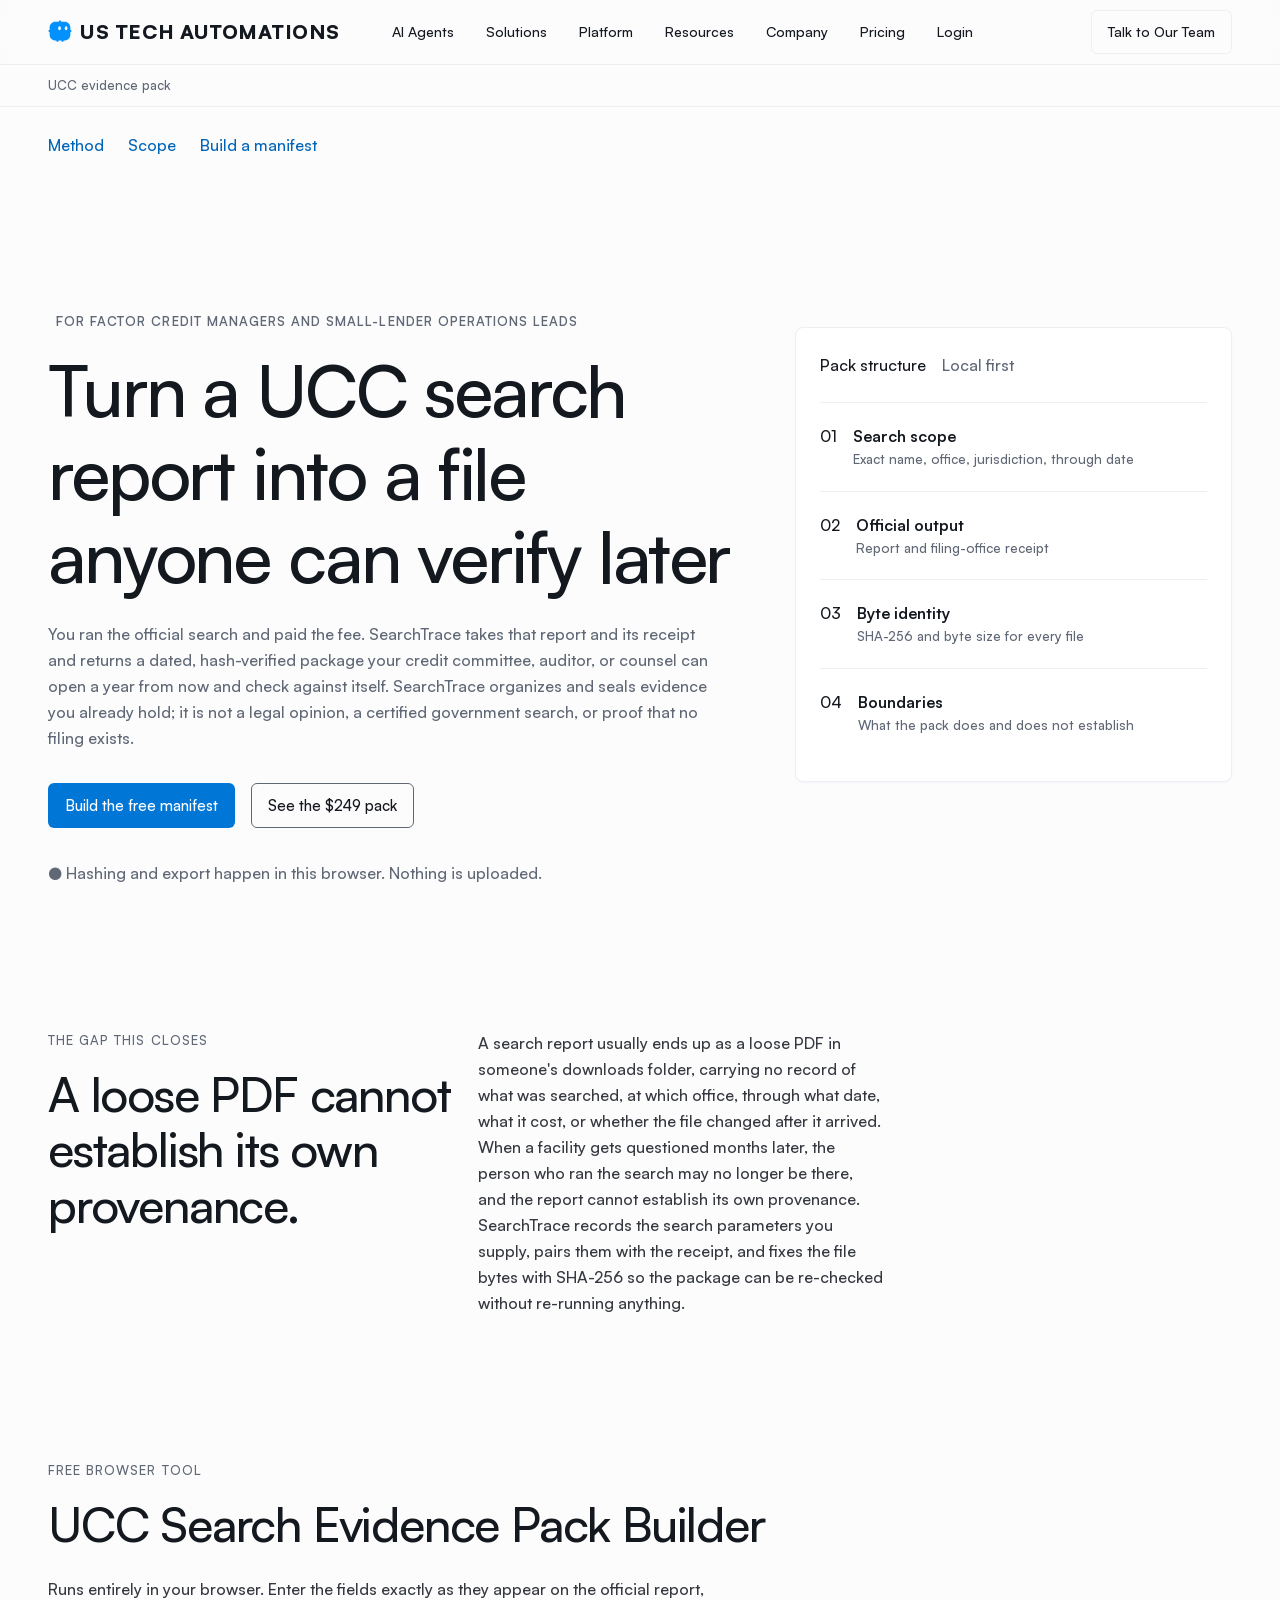
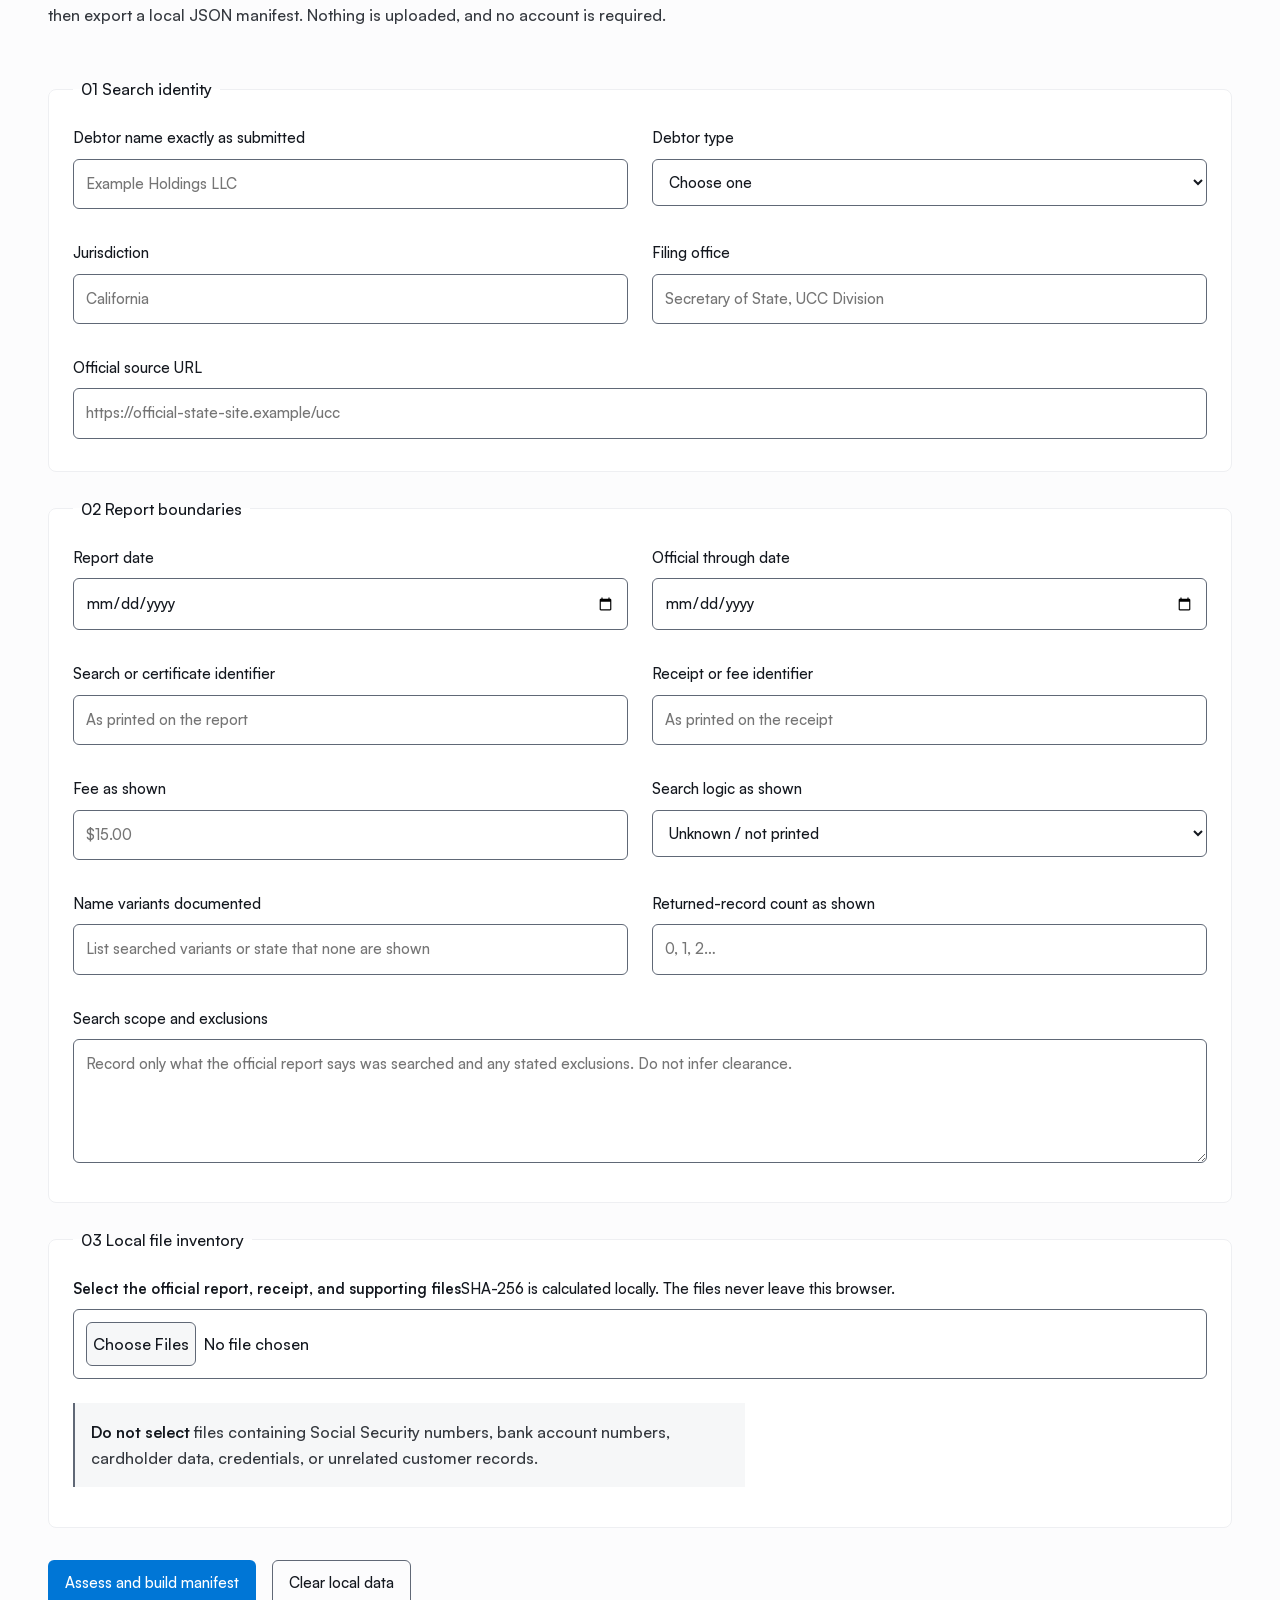
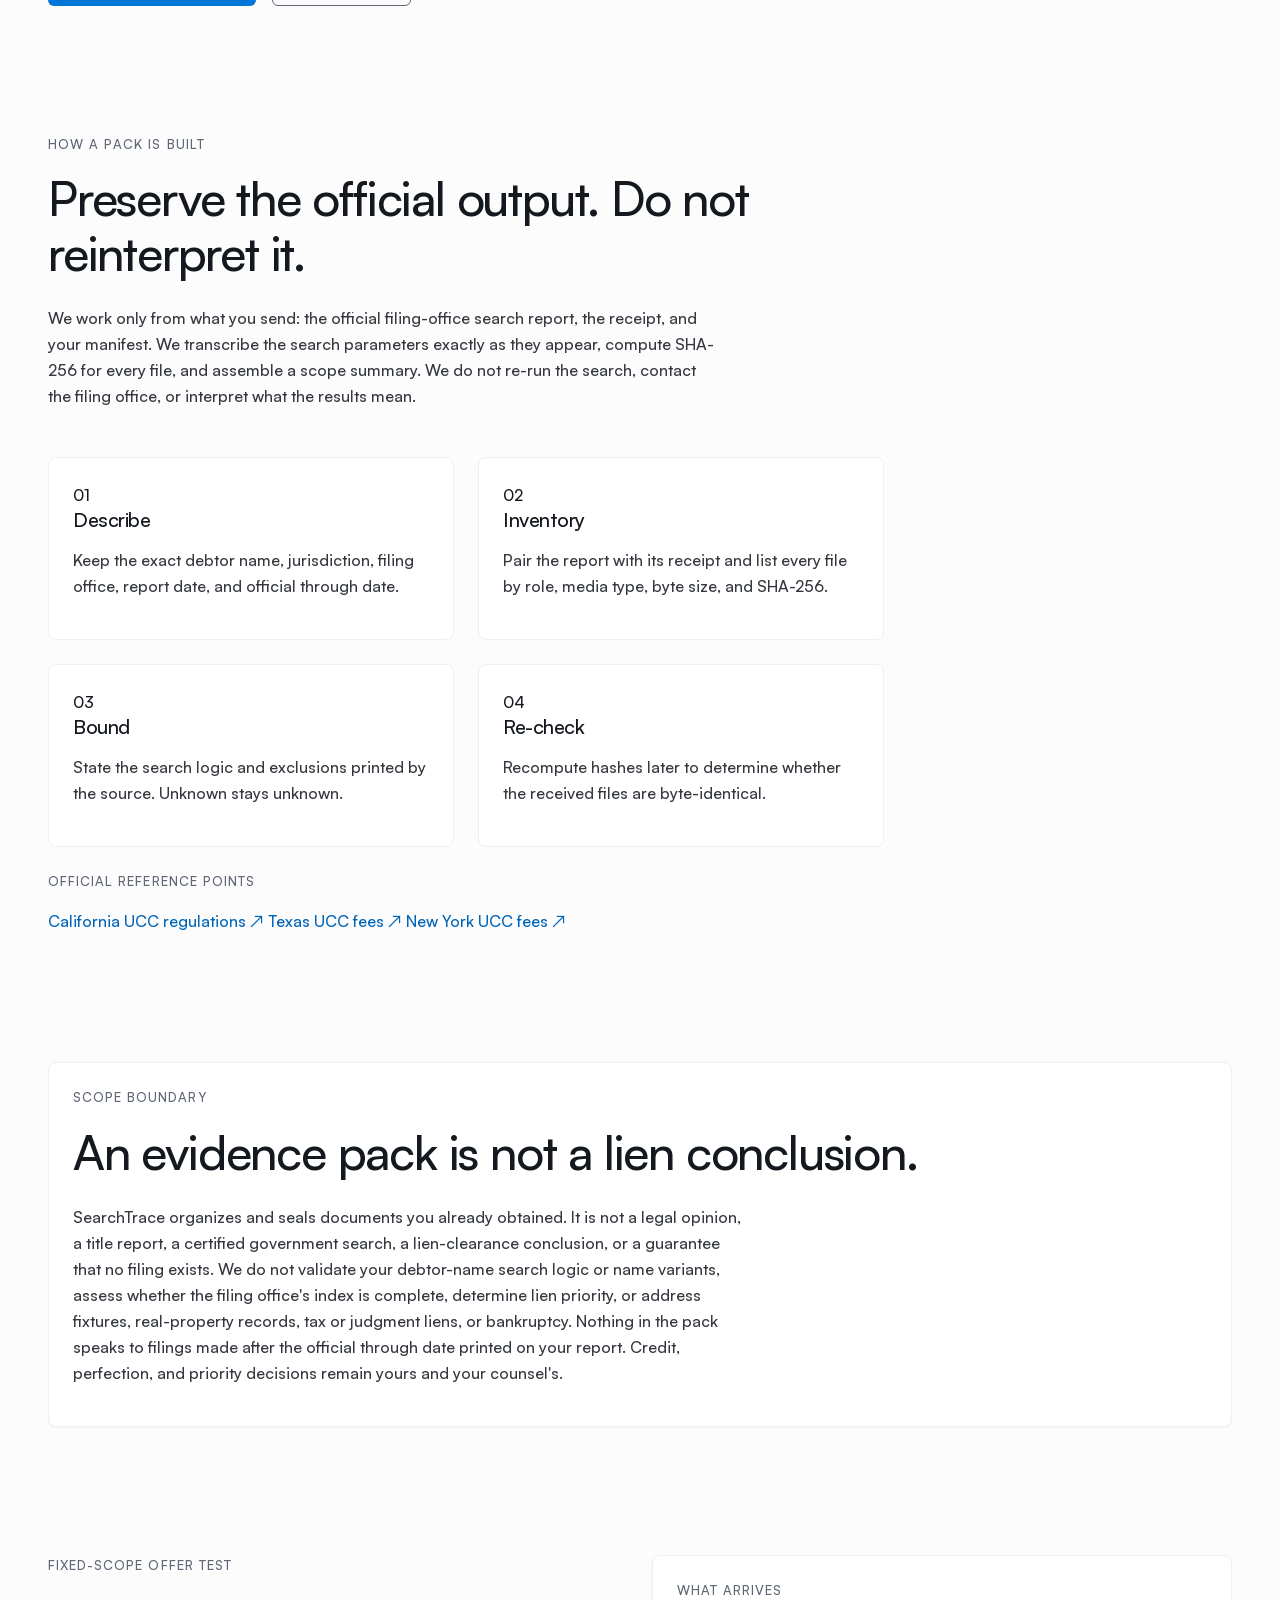
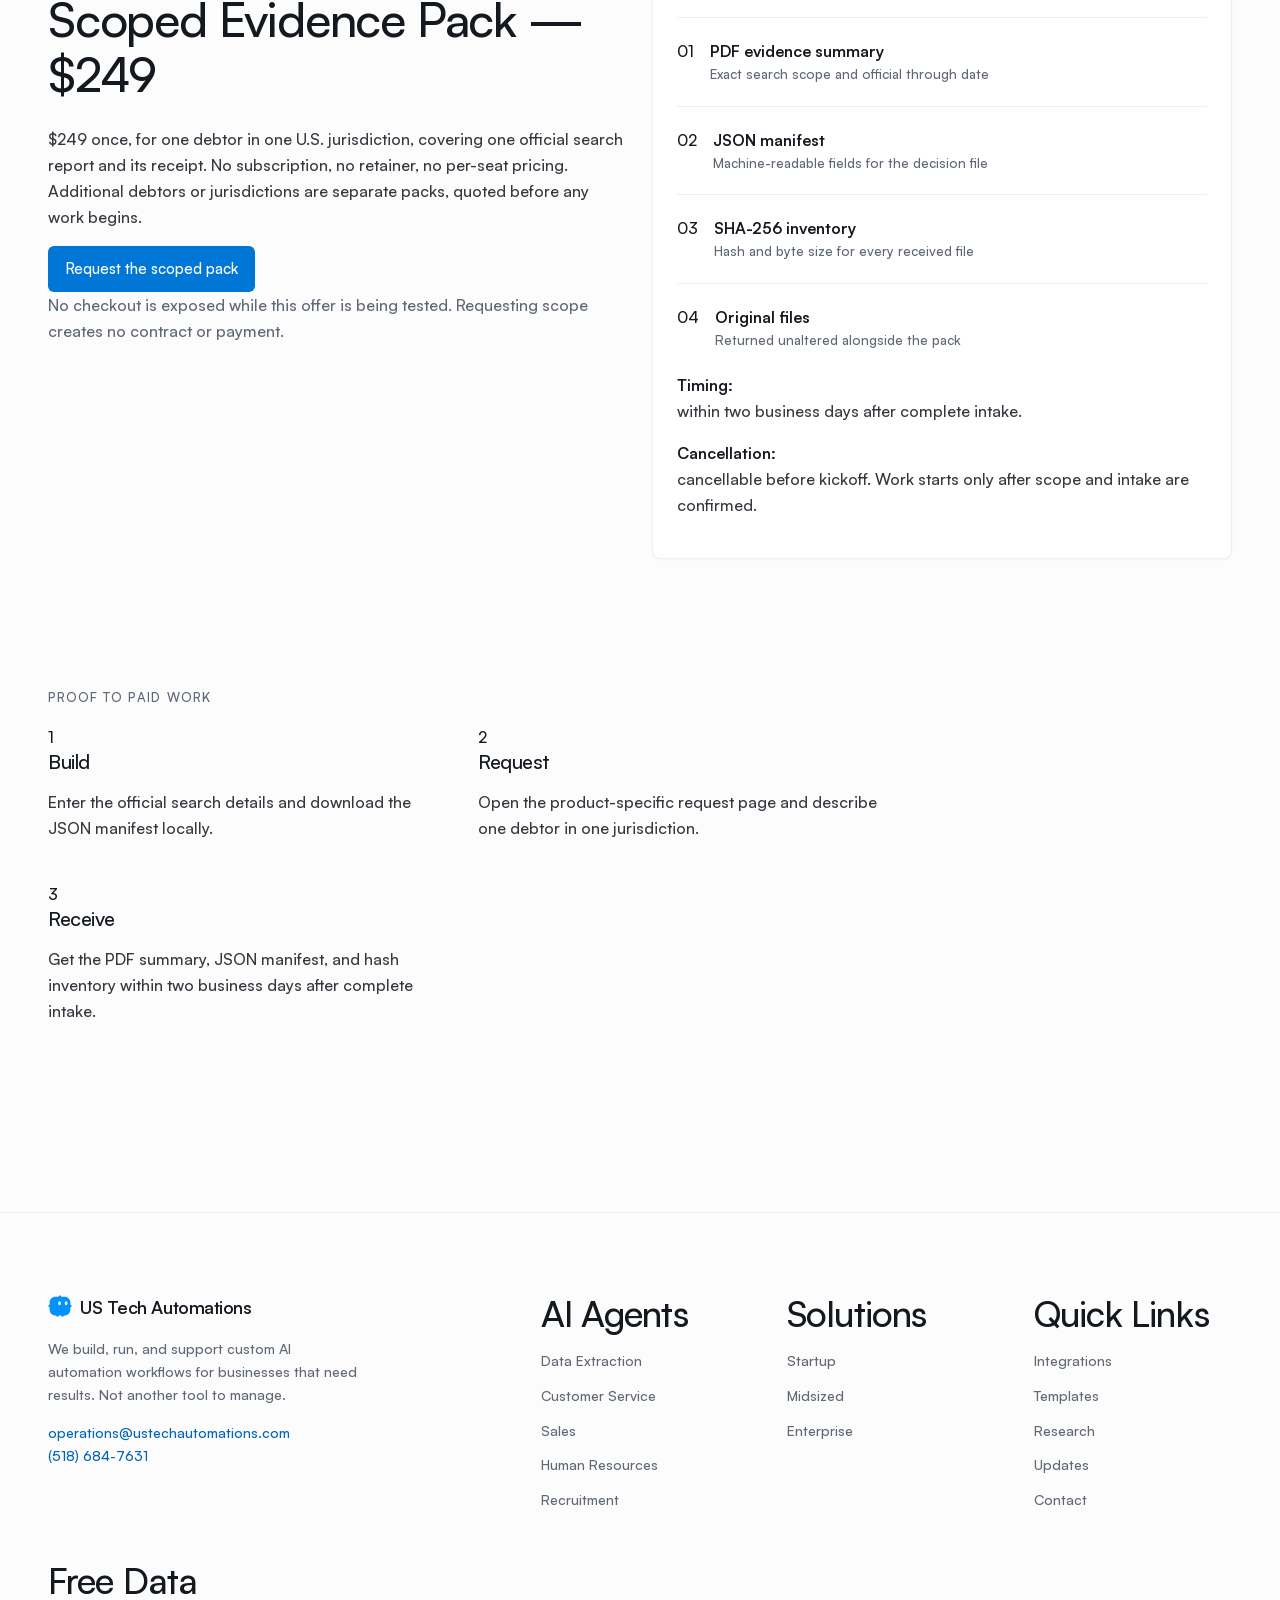
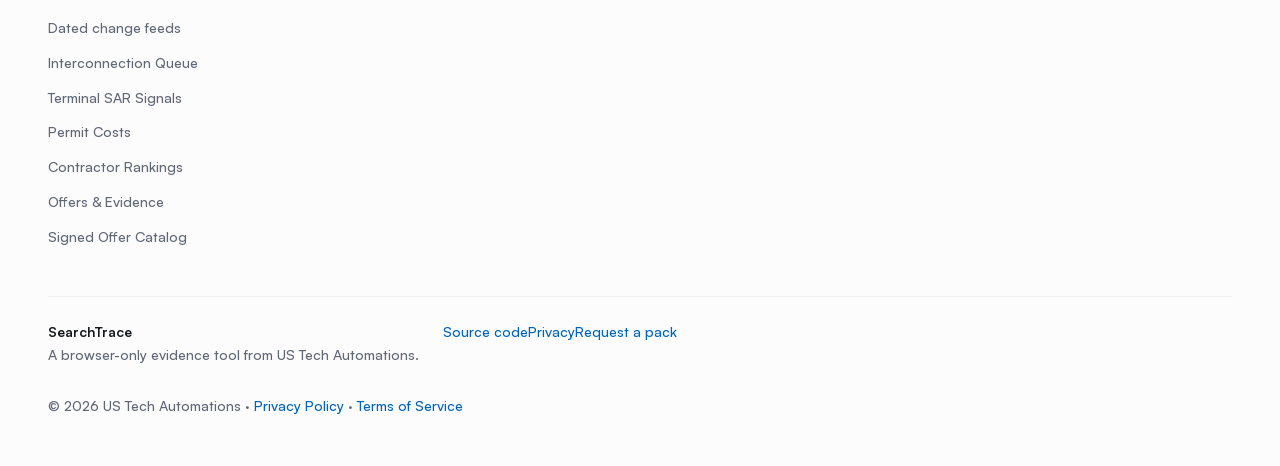
<file: index.html>
<!doctype html>
<html lang="en">
<head>
  <meta charset="utf-8">
  <meta name="viewport" content="width=device-width, initial-scale=1">
  <title>SearchTrace — UCC Search Evidence Pack Builder</title>
  <meta name="description" content="Build a local JSON manifest and SHA-256 inventory from an official UCC search report and receipt. Files never leave your browser.">

  <meta property="og:title" content="SearchTrace — UCC Search Evidence Pack Builder">
  <meta property="og:description" content="Organize an official UCC search report into a scoped, locally hashed evidence manifest.">
  <meta property="og:type" content="website">
  <link rel="canonical" href="https://ustechautomations.github.io/ucc-search-evidence-pack/">

<link rel="stylesheet" href="styles.css"><link rel="stylesheet" href="legacy.css"></head>
<body data-usta-legacy="ucc-search-evidence-pack"><a class="skip" href="#main">Skip to content</a><header class="masthead">
  <div class="wrap">
    <a class="wordmark" href="https://ustechautomations.com/"><svg class="usta-logo" viewBox="110 140 292 292" xmlns="http://www.w3.org/2000/svg" role="img" aria-label="US Tech Automations logo" focusable="false"><defs><mask id="ustaMarkMast"><rect x="110" y="140" width="292" height="270" fill="white"></rect><ellipse cx="250" cy="240" rx="16" ry="24" fill="black"></ellipse><ellipse cx="330" cy="240" rx="16" ry="24" fill="black"></ellipse></mask></defs><path d="M 200 160 C 160 160, 130 190, 130 230 L 130 260 C 110 260, 110 290, 130 290 L 130 320 C 130 360, 160 390, 200 390 L 210 390 C 210 410, 240 410, 240 390 L 272 390 C 272 410, 302 410, 302 390 L 312 390 C 352 390, 382 360, 382 320 L 382 290 C 402 290, 402 260, 382 260 L 382 230 C 382 190, 352 160, 312 160 L 270 160 C 270 140, 240 140, 240 160 L 200 160 Z" fill="#0391FE" mask="url(#ustaMarkMast)"></path></svg>US Tech Automations</a>
    <nav class="mast-nav" aria-label="Main">
      <a href="https://ustechautomations.com/ai-agents/data-extraction">AI Agents</a>
      <a href="https://ustechautomations.com/solutions/enterprise">Solutions</a>
      <a href="https://ustechautomations.com/platform/integrations-info">Platform</a>
      <a href="https://ustechautomations.com/resources/research">Resources</a>
      <a href="https://ustechautomations.com/about">Company</a>
      <a href="https://ustechautomations.com/pricing">Pricing</a>
      <a href="https://app.ustechautomations.com/login">Login</a>
      <a class="mast-cta" href="https://ustechautomations.com/partner">Talk to Our Team</a>
    </nav>
  </div>
</header>
<nav class="crumbbar" aria-label="Breadcrumb">
  <div class="wrap">
    <p class="crumbs"><a href="https://ustechautomations.github.io/ucc-search-evidence-pack/">UCC evidence pack</a></p>
  </div>
</nav><nav class="legacy-nav" aria-label="Tool navigation">
      <a href="#method">Method</a>
      <a href="#scope">Scope</a>
      <a class="nav-cta" href="#builder">Build a manifest</a>
    </nav>




  <main id="main" tabindex="-1"><span id="top"></span>
    <section class="hero shell">
      <div class="hero-copy">
        <p class="eyebrow"><span></span> For factor credit managers and small-lender operations leads</p>
        <h1>Turn a UCC search report into a file anyone can verify later</h1>
        <p class="hero-lede">You ran the official search and paid the fee. SearchTrace takes that report and its receipt and returns a dated, hash-verified package your credit committee, auditor, or counsel can open a year from now and check against itself. SearchTrace organizes and seals evidence you already hold; it is not a legal opinion, a certified government search, or proof that no filing exists.</p>
        <div class="hero-actions">
          <a class="button primary" href="#builder">Build the free manifest</a>
          <a class="button secondary" href="#offer">See the $249 pack</a>
        </div>
        <p class="privacy-note"><span aria-hidden="true">●</span> Hashing and export happen in this browser. Nothing is uploaded.</p>
      </div>

      <aside class="evidence-card" aria-label="Evidence pack contents">
        <div class="card-head"><span>Pack structure</span><span class="status-text">Local first</span></div>
        <ol>
          <li><span>01</span><div><strong>Search scope</strong><small>Exact name, office, jurisdiction, through date</small></div></li>
          <li><span>02</span><div><strong>Official output</strong><small>Report and filing-office receipt</small></div></li>
          <li><span>03</span><div><strong>Byte identity</strong><small>SHA-256 and byte size for every file</small></div></li>
          <li><span>04</span><div><strong>Boundaries</strong><small>What the pack does and does not establish</small></div></li>
        </ol>
      </aside>
    </section>

    <section class="risk-band">
      <div class="shell risk-grid">
        <div>
          <p class="section-label">The gap this closes</p>
          <h2>A loose PDF cannot establish its own provenance.</h2>
        </div>
        <p>A search report usually ends up as a loose PDF in someone's downloads folder, carrying no record of what was searched, at which office, through what date, what it cost, or whether the file changed after it arrived. When a facility gets questioned months later, the person who ran the search may no longer be there, and the report cannot establish its own provenance. SearchTrace records the search parameters you supply, pairs them with the receipt, and fixes the file bytes with SHA-256 so the package can be re-checked without re-running anything.</p>
      </div>
    </section>

    <section id="builder" class="builder shell">
      <div class="section-heading">
        <div>
          <p class="section-label">Free browser tool</p>
          <h2>UCC Search Evidence Pack Builder</h2>
        </div>
        <p>Runs entirely in your browser. Enter the fields exactly as they appear on the official report, then export a local JSON manifest. Nothing is uploaded, and no account is required.</p>
      </div>

      <form id="manifest-form" novalidate>
        <fieldset>
          <legend><span>01</span> Search identity</legend>
          <div class="field-grid">
            <label>Debtor name exactly as submitted
              <input name="debtorName" maxlength="180" required placeholder="Example Holdings LLC">
            </label>
            <label>Debtor type
              <select name="debtorType" required>
                <option value="">Choose one</option>
                <option value="organization">Organization</option>
                <option value="individual">Individual</option>
              </select>
            </label>
            <label>Jurisdiction
              <input name="jurisdiction" maxlength="80" required placeholder="California">
            </label>
            <label>Filing office
              <input name="filingOffice" maxlength="180" required placeholder="Secretary of State, UCC Division">
            </label>
            <label class="wide">Official source URL
              <input name="officialSourceUrl" type="url" required placeholder="https://official-state-site.example/ucc">
            </label>
          </div>
        </fieldset>

        <fieldset>
          <legend><span>02</span> Report boundaries</legend>
          <div class="field-grid">
            <label>Report date
              <input name="reportDate" type="date" required>
            </label>
            <label>Official through date
              <input name="throughDate" type="date" required>
            </label>
            <label>Search or certificate identifier
              <input name="searchIdentifier" maxlength="120" required placeholder="As printed on the report">
            </label>
            <label>Receipt or fee identifier
              <input name="receiptIdentifier" maxlength="120" required placeholder="As printed on the receipt">
            </label>
            <label>Fee as shown
              <input name="feePaid" maxlength="60" placeholder="$15.00">
            </label>
            <label>Search logic as shown
              <select name="searchLogic">
                <option value="unknown">Unknown / not printed</option>
                <option value="standard_exact">Standard exact-name logic</option>
                <option value="nonstandard_variants">Non-standard or variant search</option>
                <option value="other">Other — describe in scope notes</option>
              </select>
            </label>
            <label>Name variants documented
              <input name="nameVariants" maxlength="300" placeholder="List searched variants or state that none are shown">
            </label>
            <label>Returned-record count as shown
              <input name="resultCount" inputmode="numeric" maxlength="20" placeholder="0, 1, 2…">
            </label>
            <label class="wide">Search scope and exclusions
              <textarea name="scopeNotes" rows="4" maxlength="1200" required placeholder="Record only what the official report says was searched and any stated exclusions. Do not infer clearance."></textarea>
            </label>
          </div>
        </fieldset>

        <fieldset>
          <legend><span>03</span> Local file inventory</legend>
          <div class="file-drop">
            <label for="evidence-files"><strong>Select the official report, receipt, and supporting files</strong><span>SHA-256 is calculated locally. The files never leave this browser.</span></label>
            <input id="evidence-files" type="file" multiple>
            <p id="hash-status" role="status"></p>
          </div>
          <div id="files-panel" class="file-panel" hidden>
            <div class="legacy-table-scroll"><table>
              <thead><tr><th>File</th><th>Role</th><th>Size</th><th>SHA-256</th></tr></thead>
              <tbody id="file-table"></tbody>
            </table></div>
          </div>
          <p class="safety-note"><strong>Do not select</strong> files containing Social Security numbers, bank account numbers, cardholder data, credentials, or unrelated customer records.</p>
        </fieldset>

        <div class="form-actions">
          <button class="button primary" type="submit">Assess and build manifest</button>
          <button class="button ghost" type="reset">Clear local data</button>
        </div>
      </form>

      <section id="results" class="results" aria-live="polite" hidden>
        <div class="result-heading">
          <div><p class="section-label">Local result</p><h2 id="result-label">Manifest needs more input</h2></div>
          <button id="download-manifest" class="button secondary" type="button">Download JSON manifest</button>
        </div>
        <div class="result-grid">
          <div><h3>Required metadata</h3><ul id="missing-list"></ul></div>
          <div><h3>Scope cautions</h3><ul id="caution-list"></ul></div>
        </div>
        <details><summary>Preview the manifest</summary><pre id="manifest-preview"></pre></details>
      </section>
    </section>

    <section id="method" class="method-section">
      <div class="shell">
        <div class="section-heading inverted">
          <div><p class="section-label">How a pack is built</p><h2>Preserve the official output. Do not reinterpret it.</h2></div>
          <p>We work only from what you send: the official filing-office search report, the receipt, and your manifest. We transcribe the search parameters exactly as they appear, compute SHA-256 for every file, and assemble a scope summary. We do not re-run the search, contact the filing office, or interpret what the results mean.</p>
        </div>
        <div class="method-grid">
          <article><span>01</span><h3>Describe</h3><p>Keep the exact debtor name, jurisdiction, filing office, report date, and official through date.</p></article>
          <article><span>02</span><h3>Inventory</h3><p>Pair the report with its receipt and list every file by role, media type, byte size, and SHA-256.</p></article>
          <article><span>03</span><h3>Bound</h3><p>State the search logic and exclusions printed by the source. Unknown stays unknown.</p></article>
          <article><span>04</span><h3>Re-check</h3><p>Recompute hashes later to determine whether the received files are byte-identical.</p></article>
        </div>
        <div class="official-links">
          <p class="section-label">Official reference points</p>
          <a href="https://www.sos.ca.gov/administration/regulations/current-regulations/business/uniform-commercial-code">California UCC regulations <span>↗</span></a>
          <a href="https://www.sos.texas.gov/ucc/formfees.shtml">Texas UCC fees <span>↗</span></a>
          <a href="https://dos.ny.gov/ucc-fee-schedule">New York UCC fees <span>↗</span></a>
        </div>
      </div>
    </section>

    <section id="scope" class="scope-section shell">
      <div class="scope-card">
        <p class="section-label">Scope boundary</p>
        <h2>An evidence pack is not a lien conclusion.</h2>
        <p>SearchTrace organizes and seals documents you already obtained. It is not a legal opinion, a title report, a certified government search, a lien-clearance conclusion, or a guarantee that no filing exists. We do not validate your debtor-name search logic or name variants, assess whether the filing office's index is complete, determine lien priority, or address fixtures, real-property records, tax or judgment liens, or bankruptcy. Nothing in the pack speaks to filings made after the official through date printed on your report. Credit, perfection, and priority decisions remain yours and your counsel's.</p>
      </div>
    </section>

    <section id="offer" class="offer-section shell">
      <div class="offer-copy">
        <p class="section-label">Fixed-scope offer test</p>
        <h2>Scoped Evidence Pack — $249</h2>
        <p>$249 once, for one debtor in one U.S. jurisdiction, covering one official search report and its receipt. No subscription, no retainer, no per-seat pricing. Additional debtors or jurisdictions are separate packs, quoted before any work begins.</p>
        <a class="button primary" href="https://ustechautomations.github.io/ucc-search-evidence-pack/offers/ucc-search-evidence-pack/">Request the scoped pack</a>
        <p class="offer-caveat">No checkout is exposed while this offer is being tested. Requesting scope creates no contract or payment.</p>
      </div>
      <div class="deliverable-card">
        <p class="card-kicker">What arrives</p>
        <ul>
          <li><span>01</span><div><strong>PDF evidence summary</strong><small>Exact search scope and official through date</small></div></li>
          <li><span>02</span><div><strong>JSON manifest</strong><small>Machine-readable fields for the decision file</small></div></li>
          <li><span>03</span><div><strong>SHA-256 inventory</strong><small>Hash and byte size for every received file</small></div></li>
          <li><span>04</span><div><strong>Original files</strong><small>Returned unaltered alongside the pack</small></div></li>
        </ul>
        <p><strong>Timing:</strong> within two business days after complete intake.</p>
        <p><strong>Cancellation:</strong> cancellable before kickoff. Work starts only after scope and intake are confirmed.</p>
      </div>
    </section>

    <section class="path-section">
      <div class="shell">
        <p class="section-label">Proof to paid work</p>
        <div class="path-grid">
          <div><span>1</span><h3>Build</h3><p>Enter the official search details and download the JSON manifest locally.</p></div>
          <div><span>2</span><h3>Request</h3><p>Open the product-specific request page and describe one debtor in one jurisdiction.</p></div>
          <div><span>3</span><h3>Receive</h3><p>Get the PDF summary, JSON manifest, and hash inventory within two business days after complete intake.</p></div>
        </div>
      </div>
    </section>
  </main>



  <script type="module" src="app.mjs"></script>
<footer class="site">
  <div class="wrap">
    <div class="foot-grid">
      <div class="foot-brand">
        <a class="wordmark" href="https://ustechautomations.com/"><svg class="usta-logo" viewBox="110 140 292 292" xmlns="http://www.w3.org/2000/svg" role="img" aria-label="US Tech Automations logo" focusable="false"><defs><mask id="ustaMarkFoot"><rect x="110" y="140" width="292" height="270" fill="white"></rect><ellipse cx="250" cy="240" rx="16" ry="24" fill="black"></ellipse><ellipse cx="330" cy="240" rx="16" ry="24" fill="black"></ellipse></mask></defs><path d="M 200 160 C 160 160, 130 190, 130 230 L 130 260 C 110 260, 110 290, 130 290 L 130 320 C 130 360, 160 390, 200 390 L 210 390 C 210 410, 240 410, 240 390 L 272 390 C 272 410, 302 410, 302 390 L 312 390 C 352 390, 382 360, 382 320 L 382 290 C 402 290, 402 260, 382 260 L 382 230 C 382 190, 352 160, 312 160 L 270 160 C 270 140, 240 140, 240 160 L 200 160 Z" fill="#0391FE" mask="url(#ustaMarkFoot)"></path></svg>US Tech Automations</a>
        <p>We build, run, and support custom AI automation workflows for businesses that need results. Not another tool to manage.</p>
        <p><a href="mailto:operations@ustechautomations.com">operations@ustechautomations.com</a><br>
           <a href="tel:+15186847631">(518) 684-7631</a></p>
      </div>
      <div class="foot-col">
        <h4>AI Agents</h4>
        <ul>
          <li><a href="https://ustechautomations.com/ai-agents/data-extraction">Data Extraction</a></li>
          <li><a href="https://ustechautomations.com/ai-agents/customer-service">Customer Service</a></li>
          <li><a href="https://ustechautomations.com/ai-agents/sales">Sales</a></li>
          <li><a href="https://ustechautomations.com/ai-agents/human-resources">Human Resources</a></li>
          <li><a href="https://ustechautomations.com/ai-agents/recruitment">Recruitment</a></li>
        </ul>
      </div>
      <div class="foot-col">
        <h4>Solutions</h4>
        <ul>
          <li><a href="https://ustechautomations.com/solutions/startup">Startup</a></li>
          <li><a href="https://ustechautomations.com/solutions/midsized">Midsized</a></li>
          <li><a href="https://ustechautomations.com/solutions/enterprise">Enterprise</a></li>
        </ul>
      </div>
      <div class="foot-col">
        <h4>Quick Links</h4>
        <ul>
          <li><a href="https://ustechautomations.com/platform/integrations-info">Integrations</a></li>
          <li><a href="https://ustechautomations.com/templates">Templates</a></li>
          <li><a href="https://ustechautomations.com/resources/research">Research</a></li>
          <li><a href="https://ustechautomations.com/resources/changelogs">Updates</a></li>
          <li><a href="https://ustechautomations.com/partner">Contact</a></li>
        </ul>
      </div>
      <div class="foot-col">
        <h4>Free Data</h4>
        <ul>
          <li><a href="https://ustechautomations.com/feeds/">Dated change feeds</a></li>
          <li><a href="https://ustechautomations.com/permits/grid">Interconnection Queue</a></li>
          <li><a href="https://ustechautomations.com/permits/terminal-change-ledger">Terminal SAR Signals</a></li>
          <li><a href="https://ustechautomations.com/permits/cost">Permit Costs</a></li>
          <li><a href="https://ustechautomations.com/permits/rankings">Contractor Rankings</a></li>
          <li><a href="https://ustechautomations.com/offers">Offers &amp; Evidence</a></li>
          <li><a href="https://ustechautomations.com/offers/catalog/">Signed Offer Catalog</a></li>
        </ul>
      </div>
    </div>
    <div class="foot-bottom">
<div class="original-footer">
    <div class="shell footer-inner">
      <div><strong>SearchTrace</strong><p>A browser-only evidence tool from US Tech Automations.</p></div>
      <div><a href="https://github.com/USTechAutomations/ucc-search-evidence-pack">Source code</a><a href="https://ustechautomations.com/privacy">Privacy</a><a href="https://ustechautomations.github.io/ucc-search-evidence-pack/offers/ucc-search-evidence-pack/">Request a pack</a></div>
    </div>
  </div>
      <p>&copy; 2026 US Tech Automations &middot; <a href="https://ustechautomations.com/privacy">Privacy Policy</a> &middot; <a href="https://ustechautomations.com/terms">Terms of Service</a></p>
    </div>
  </div>
</footer></body>
</html>
</file>
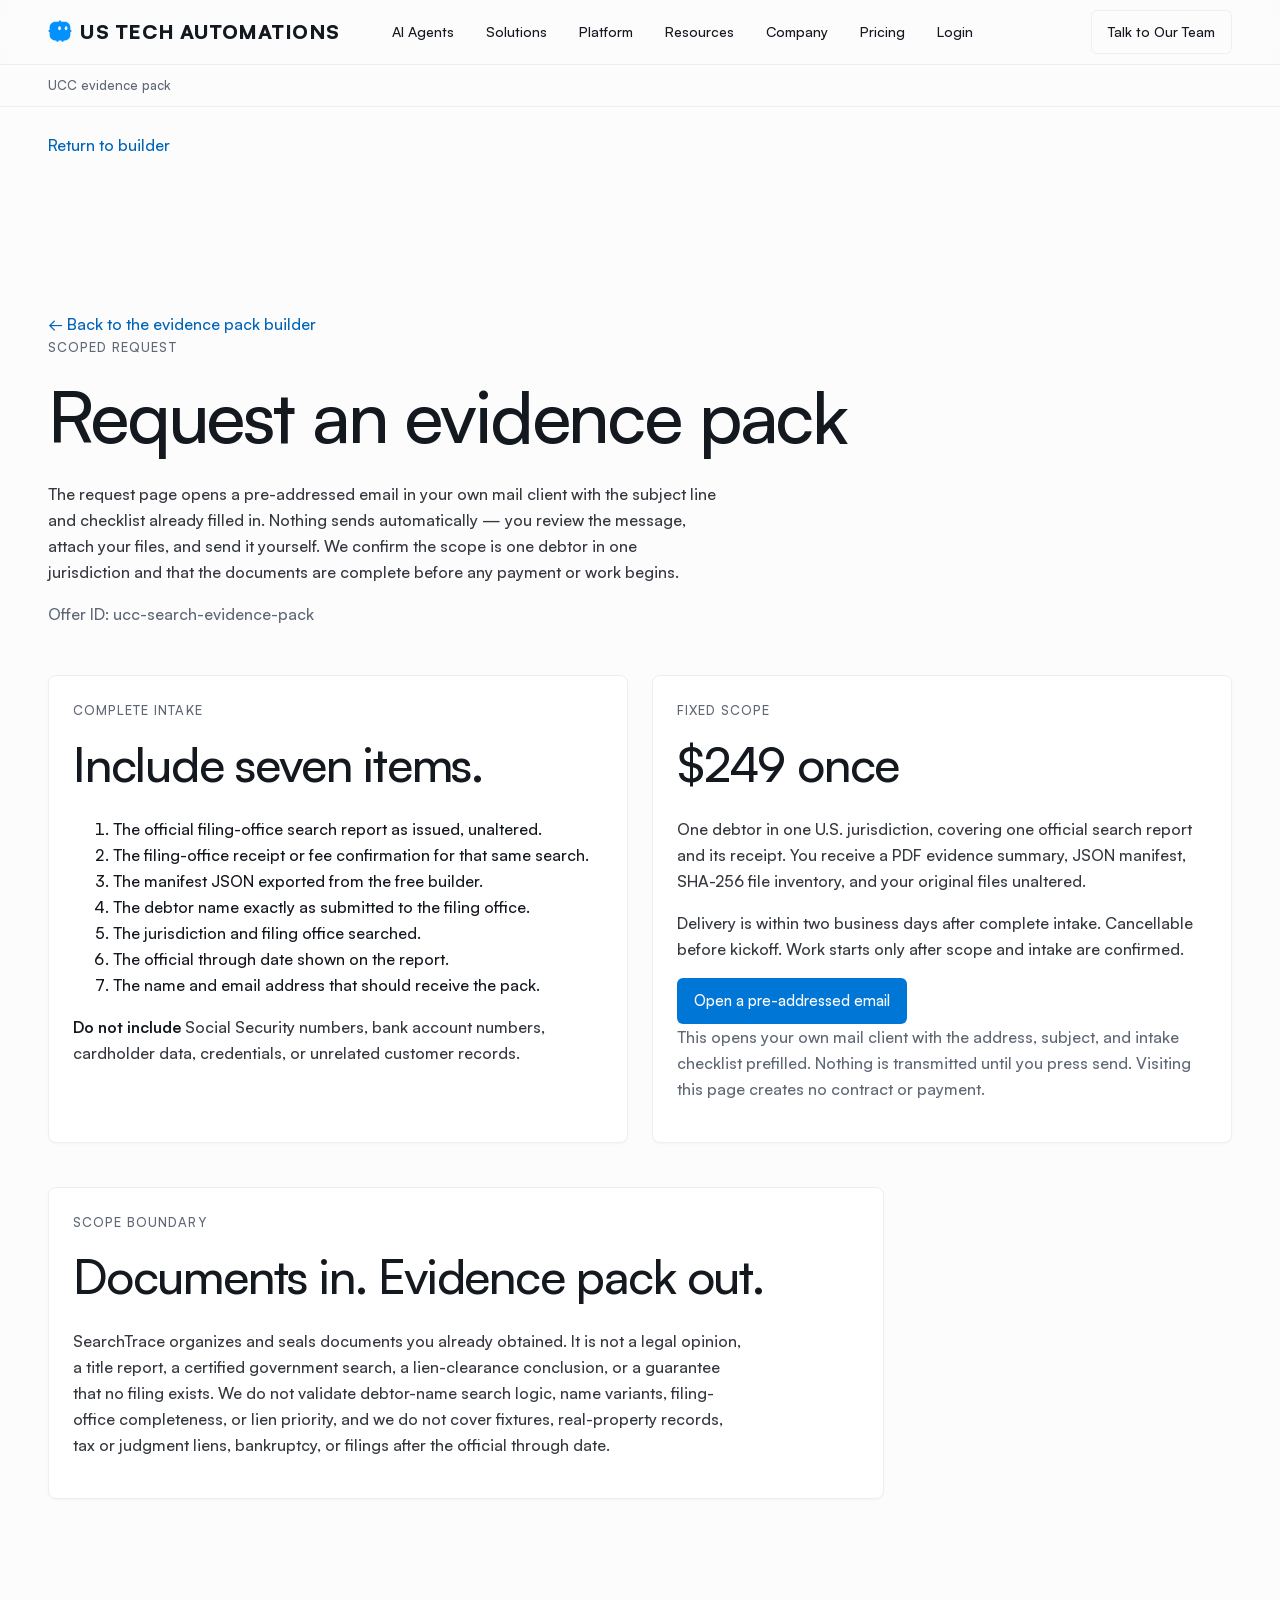
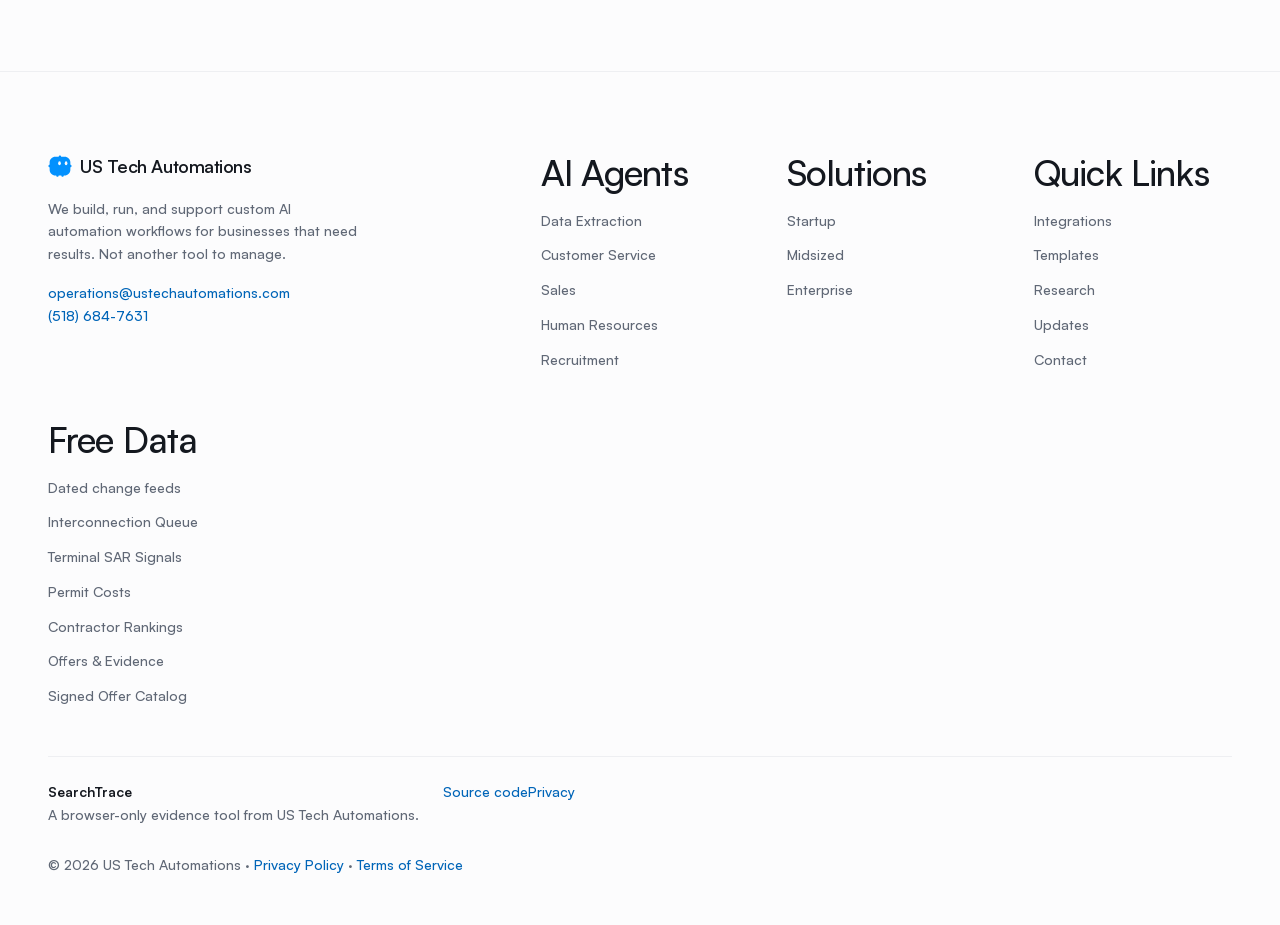
<file: offers/ucc-search-evidence-pack/index.html>
<!doctype html>
<html lang="en">
<head>
  <meta charset="utf-8">
  <meta name="viewport" content="width=device-width, initial-scale=1">
  <title>Request a SearchTrace UCC Evidence Pack</title>
  <meta name="description" content="Request a fixed-scope $249 SearchTrace evidence pack for one debtor, one jurisdiction, and one official UCC search report.">

  <link rel="canonical" href="https://ustechautomations.github.io/ucc-search-evidence-pack/offers/ucc-search-evidence-pack/">

<link rel="stylesheet" href="../../styles.css"><link rel="stylesheet" href="../../legacy.css"></head>
<body data-usta-legacy="ucc-search-evidence-pack"><a class="skip" href="#main">Skip to content</a><header class="masthead">
  <div class="wrap">
    <a class="wordmark" href="https://ustechautomations.com/"><svg class="usta-logo" viewBox="110 140 292 292" xmlns="http://www.w3.org/2000/svg" role="img" aria-label="US Tech Automations logo" focusable="false"><defs><mask id="ustaMarkMast"><rect x="110" y="140" width="292" height="270" fill="white"></rect><ellipse cx="250" cy="240" rx="16" ry="24" fill="black"></ellipse><ellipse cx="330" cy="240" rx="16" ry="24" fill="black"></ellipse></mask></defs><path d="M 200 160 C 160 160, 130 190, 130 230 L 130 260 C 110 260, 110 290, 130 290 L 130 320 C 130 360, 160 390, 200 390 L 210 390 C 210 410, 240 410, 240 390 L 272 390 C 272 410, 302 410, 302 390 L 312 390 C 352 390, 382 360, 382 320 L 382 290 C 402 290, 402 260, 382 260 L 382 230 C 382 190, 352 160, 312 160 L 270 160 C 270 140, 240 140, 240 160 L 200 160 Z" fill="#0391FE" mask="url(#ustaMarkMast)"></path></svg>US Tech Automations</a>
    <nav class="mast-nav" aria-label="Main">
      <a href="https://ustechautomations.com/ai-agents/data-extraction">AI Agents</a>
      <a href="https://ustechautomations.com/solutions/enterprise">Solutions</a>
      <a href="https://ustechautomations.com/platform/integrations-info">Platform</a>
      <a href="https://ustechautomations.com/resources/research">Resources</a>
      <a href="https://ustechautomations.com/about">Company</a>
      <a href="https://ustechautomations.com/pricing">Pricing</a>
      <a href="https://app.ustechautomations.com/login">Login</a>
      <a class="mast-cta" href="https://ustechautomations.com/partner">Talk to Our Team</a>
    </nav>
  </div>
</header>
<nav class="crumbbar" aria-label="Breadcrumb">
  <div class="wrap">
    <p class="crumbs"><a href="https://ustechautomations.github.io/ucc-search-evidence-pack/">UCC evidence pack</a></p>
  </div>
</nav><nav class="legacy-nav" aria-label="Tool navigation"><a class="nav-cta" href="../../">Return to builder</a></nav>


  <main id="main" tabindex="-1" class="request-main">
    <div class="request-shell">
      <a class="back-link" href="../../">← Back to the evidence pack builder</a>
      <section class="request-hero">
        <p class="section-label">Scoped request</p>
        <h1>Request an evidence pack</h1>
        <p>The request page opens a pre-addressed email in your own mail client with the subject line and checklist already filled in. Nothing sends automatically — you review the message, attach your files, and send it yourself. We confirm the scope is one debtor in one jurisdiction and that the documents are complete before any payment or work begins.</p>
        <span class="offer-id">Offer ID: ucc-search-evidence-pack</span>
      </section>

      <div class="request-grid">
        <section class="request-card">
          <p class="section-label">Complete intake</p>
          <h2>Include seven items.</h2>
          <ol class="intake-list">
            <li>The official filing-office search report as issued, unaltered.</li>
            <li>The filing-office receipt or fee confirmation for that same search.</li>
            <li>The manifest JSON exported from the free builder.</li>
            <li>The debtor name exactly as submitted to the filing office.</li>
            <li>The jurisdiction and filing office searched.</li>
            <li>The official through date shown on the report.</li>
            <li>The name and email address that should receive the pack.</li>
          </ol>
          <p><strong>Do not include</strong> Social Security numbers, bank account numbers, cardholder data, credentials, or unrelated customer records.</p>
        </section>

        <section class="request-card dark">
          <p class="section-label">Fixed scope</p>
          <h2>$249 once</h2>
          <p>One debtor in one U.S. jurisdiction, covering one official search report and its receipt. You receive a PDF evidence summary, JSON manifest, SHA-256 file inventory, and your original files unaltered.</p>
          <p>Delivery is within two business days after complete intake. Cancellable before kickoff. Work starts only after scope and intake are confirmed.</p>
          <a class="button primary" href="mailto:operations@ustechautomations.com?subject=SearchTrace%20UCC%20Evidence%20Pack%20request%20%5Bucc-search-evidence-pack%5D&amp;body=Debtor%20name%20exactly%20as%20searched%3A%0AJurisdiction%3A%0AFiling%20office%3A%0AOfficial%20through%20date%3A%0ASearch%20or%20certificate%20identifier%3A%0AReceipt%20identifier%3A%0ADelivery%20contact%3A%0A%0AI%20will%20attach%20the%20official%20search%20report%2C%20filing-office%20receipt%2C%20and%20SearchTrace%20manifest.%20I%20have%20not%20included%20Social%20Security%20numbers%2C%20bank%20account%20numbers%2C%20cardholder%20data%2C%20credentials%2C%20or%20unrelated%20customer%20records.">Open a pre-addressed email</a>
          <p class="fine-print">This opens your own mail client with the address, subject, and intake checklist prefilled. Nothing is transmitted until you press send. Visiting this page creates no contract or payment.</p>
        </section>
      </div>

      <section id="scope" class="scope-section">
        <div class="scope-card">
          <p class="section-label">Scope boundary</p>
          <h2>Documents in. Evidence pack out.</h2>
          <p>SearchTrace organizes and seals documents you already obtained. It is not a legal opinion, a title report, a certified government search, a lien-clearance conclusion, or a guarantee that no filing exists. We do not validate debtor-name search logic, name variants, filing-office completeness, or lien priority, and we do not cover fixtures, real-property records, tax or judgment liens, bankruptcy, or filings after the official through date.</p>
        </div>
      </section>
    </div>
  </main>


<footer class="site">
  <div class="wrap">
    <div class="foot-grid">
      <div class="foot-brand">
        <a class="wordmark" href="https://ustechautomations.com/"><svg class="usta-logo" viewBox="110 140 292 292" xmlns="http://www.w3.org/2000/svg" role="img" aria-label="US Tech Automations logo" focusable="false"><defs><mask id="ustaMarkFoot"><rect x="110" y="140" width="292" height="270" fill="white"></rect><ellipse cx="250" cy="240" rx="16" ry="24" fill="black"></ellipse><ellipse cx="330" cy="240" rx="16" ry="24" fill="black"></ellipse></mask></defs><path d="M 200 160 C 160 160, 130 190, 130 230 L 130 260 C 110 260, 110 290, 130 290 L 130 320 C 130 360, 160 390, 200 390 L 210 390 C 210 410, 240 410, 240 390 L 272 390 C 272 410, 302 410, 302 390 L 312 390 C 352 390, 382 360, 382 320 L 382 290 C 402 290, 402 260, 382 260 L 382 230 C 382 190, 352 160, 312 160 L 270 160 C 270 140, 240 140, 240 160 L 200 160 Z" fill="#0391FE" mask="url(#ustaMarkFoot)"></path></svg>US Tech Automations</a>
        <p>We build, run, and support custom AI automation workflows for businesses that need results. Not another tool to manage.</p>
        <p><a href="mailto:operations@ustechautomations.com">operations@ustechautomations.com</a><br>
           <a href="tel:+15186847631">(518) 684-7631</a></p>
      </div>
      <div class="foot-col">
        <h4>AI Agents</h4>
        <ul>
          <li><a href="https://ustechautomations.com/ai-agents/data-extraction">Data Extraction</a></li>
          <li><a href="https://ustechautomations.com/ai-agents/customer-service">Customer Service</a></li>
          <li><a href="https://ustechautomations.com/ai-agents/sales">Sales</a></li>
          <li><a href="https://ustechautomations.com/ai-agents/human-resources">Human Resources</a></li>
          <li><a href="https://ustechautomations.com/ai-agents/recruitment">Recruitment</a></li>
        </ul>
      </div>
      <div class="foot-col">
        <h4>Solutions</h4>
        <ul>
          <li><a href="https://ustechautomations.com/solutions/startup">Startup</a></li>
          <li><a href="https://ustechautomations.com/solutions/midsized">Midsized</a></li>
          <li><a href="https://ustechautomations.com/solutions/enterprise">Enterprise</a></li>
        </ul>
      </div>
      <div class="foot-col">
        <h4>Quick Links</h4>
        <ul>
          <li><a href="https://ustechautomations.com/platform/integrations-info">Integrations</a></li>
          <li><a href="https://ustechautomations.com/templates">Templates</a></li>
          <li><a href="https://ustechautomations.com/resources/research">Research</a></li>
          <li><a href="https://ustechautomations.com/resources/changelogs">Updates</a></li>
          <li><a href="https://ustechautomations.com/partner">Contact</a></li>
        </ul>
      </div>
      <div class="foot-col">
        <h4>Free Data</h4>
        <ul>
          <li><a href="https://ustechautomations.com/feeds/">Dated change feeds</a></li>
          <li><a href="https://ustechautomations.com/permits/grid">Interconnection Queue</a></li>
          <li><a href="https://ustechautomations.com/permits/terminal-change-ledger">Terminal SAR Signals</a></li>
          <li><a href="https://ustechautomations.com/permits/cost">Permit Costs</a></li>
          <li><a href="https://ustechautomations.com/permits/rankings">Contractor Rankings</a></li>
          <li><a href="https://ustechautomations.com/offers">Offers &amp; Evidence</a></li>
          <li><a href="https://ustechautomations.com/offers/catalog/">Signed Offer Catalog</a></li>
        </ul>
      </div>
    </div>
    <div class="foot-bottom">
<div class="original-footer"><div class="request-shell footer-inner"><div><strong>SearchTrace</strong><p>A browser-only evidence tool from US Tech Automations.</p></div><div><a href="https://github.com/USTechAutomations/ucc-search-evidence-pack">Source code</a><a href="https://ustechautomations.com/privacy">Privacy</a></div></div></div>
      <p>&copy; 2026 US Tech Automations &middot; <a href="https://ustechautomations.com/privacy">Privacy Policy</a> &middot; <a href="https://ustechautomations.com/terms">Terms of Service</a></p>
    </div>
  </div>
</footer></body>
</html>
</file>
<file: styles.css>
/* ==========================================================================
   Dated change feeds — aligned to the ustechautomations.com design system.
   Tokens, type scale, radius and accent are lifted from the live main site.
   Take them from assets/WebsiteStyleProvider-*.css, NOT assets/root-*.css: the
   root sheet is the app's palette and the website overrides it. Reading the
   wrong one is how these pages ended up with a near-black button where the
   marketing site has a blue one.

   Look only. Prices, sample rows, event ids and honesty lines live in the
   HTML and are frozen: never restyle a fact out of existence.
   Each family page sets data-family on <body>. Nothing in this file reads it:
   there is one accent and every family shares it. The attribute is kept for
   the page's own scripts and for anyone grepping the built site by family.
   ========================================================================== */

@font-face {
  font-family: "Satoshi";
  src: url("fonts/Satoshi-Variable.woff2") format("woff2-variations"),
       url("fonts/Satoshi-Variable.woff2") format("woff2");
  font-weight: 300 900;
  font-display: swap;
  font-style: normal;
}

:root {
  /* type — same stack the main site resolves --font-sans to */
  --sans: "Satoshi", -apple-system, BlinkMacSystemFont, "Segoe UI", Roboto, Oxygen, Ubuntu, Cantarell, sans-serif;
  --serif: "PT Serif", ui-serif, Georgia, "Times New Roman", serif;
  --mono: ui-monospace, SFMono-Regular, "SF Mono", Menlo, Consolas, "Liberation Mono", monospace;

  /* main-site tokens, light */
  --background: 220 10% 99%;
  --foreground: 220 20% 10%;
  --card: 0 0% 100%;
  --card-foreground: 220 20% 10%;
  --secondary: 220 12% 97%;
  --muted: 220 12% 97%;
  --muted-foreground: 220 10% 42%;
  --border: 220 13% 94%;
  --primary: 207 100% 50%;
  --primary-foreground: 0 0% 100%;
  --primary-surface: 207 100% 42%;
  --primary-surface-hover: 207 100% 36%;
  --primary-hover: 207 100% 36%;
  --accent-blue: 207 100% 36%;
  --accent-emerald: 149 80% 90%;
  --accent-emerald-fg: 161 94% 30%;
  --accent-amber: 48 96% 89%;
  --accent-amber-fg: 26 90% 37%;
  /* The estate's one "this is wrong / do not do this" colour, added 2026-09-08.
     Four in-page tools were each carrying their own red -- #b42318, #c0392b and
     two more -- because there was no token to reach for. One red, defined here
     in both themes, is the whole reason this token exists: see BRAND.md §1. */
  --accent-rose: 0 86% 94%;
  --accent-rose-fg: 0 72% 41%;
  --radius: .5rem;
  --shadow-color: 220 15% 60%;

  /* resolved */
  --bg: hsl(var(--background));
  --surface: hsl(var(--card));
  --surface-2: hsl(var(--secondary));
  --fg: hsl(var(--foreground));
  --muted-fg: hsl(var(--muted-foreground));
  --faint: hsl(var(--muted-foreground) / .78);
  --line: hsl(var(--border));
  --line-strong: hsl(var(--border) / 1.6);
  --accent: hsl(var(--accent-blue));
  --shadow-sm: 0 1px 2px hsl(var(--shadow-color) / .08);
  --shadow-md: 0 4px 16px -4px hsl(var(--shadow-color) / .16);
}

@media (prefers-color-scheme: dark) {
  :root:not([data-theme="light"]) {
    --background: 220 15% 8%;
    --foreground: 220 15% 96%;
    --card: 220 12% 10%;
    --card-foreground: 220 15% 96%;
    --secondary: 220 10% 16%;
    --muted: 220 10% 16%;
    --muted-foreground: 220 8% 62%;
    --border: 220 10% 18%;
    --primary: 207 100% 50%;
    --primary-foreground: 0 0% 100%;
    --primary-surface: 207 100% 42%;
  --primary-surface-hover: 207 100% 36%;
  --primary-hover: 207 100% 36%;
    --accent-blue: 207 100% 60%;
    --accent-emerald: 164 86% 16%;
    --accent-emerald-fg: 158 64% 52%;
    --accent-amber: 22 78% 26%;
    --accent-amber-fg: 45.9 96.7% 64.5%;
    --accent-rose: 0 63% 18%;
    --accent-rose-fg: 0 91% 71%;
    --shadow-color: 220 20% 4%;
  }
}
:root[data-theme="dark"] {
  --background: 220 15% 8%;
  --foreground: 220 15% 96%;
  --card: 220 12% 10%;
  --card-foreground: 220 15% 96%;
  --secondary: 220 10% 16%;
  --muted: 220 10% 16%;
  --muted-foreground: 220 8% 62%;
  --border: 220 10% 18%;
  --primary: 207 100% 50%;
  --primary-foreground: 0 0% 100%;
  --primary-surface: 207 100% 42%;
  --primary-surface-hover: 207 100% 36%;
  --primary-hover: 207 100% 36%;
  --accent-blue: 207 100% 60%;
  --accent-emerald: 164 86% 16%;
  --accent-emerald-fg: 158 64% 52%;
  --accent-amber: 22 78% 26%;
  --accent-amber-fg: 45.9 96.7% 64.5%;
  --accent-rose: 0 63% 18%;
  --accent-rose-fg: 0 91% 71%;
  --shadow-color: 220 20% 4%;
}

*, *::before, *::after { box-sizing: border-box; }

html { -webkit-text-size-adjust: 100%; background: hsl(var(--background)); }

body {
  margin: 0;
  background: var(--bg);
  color: var(--fg);
  font-family: var(--sans);
  font-size: 16px;
  font-weight: 500;
  line-height: 1.625;
  -webkit-font-smoothing: antialiased;
  text-rendering: optimizeLegibility;
}

.wrap { width: 100%; max-width: 1280px; margin: 0 auto; padding: 0 1.5rem; }
@media (min-width: 768px) { .wrap { padding: 0 2rem; } }
@media (min-width: 1024px) { .wrap { padding: 0 3rem; } }

a { color: var(--accent); text-decoration: none; }
a:hover { text-decoration: underline; }

.skip {
  position: absolute; left: -9999px; top: 0;
  background: var(--surface); color: var(--fg);
  padding: .75rem 1rem; border: 1px solid var(--line);
  border-radius: var(--radius); z-index: 100;
}
.skip:focus { left: 1rem; top: 1rem; }

/* One visible focus ring for everything keyboard-reachable. BRAND.md §5 and §9
   ask for visible focus and never removing an outline; until now the estate
   relied on whatever ring the browser drew, which on the filled blue buttons and
   the dark surfaces was close to invisible. Nothing here removes an outline. */
a:focus-visible,
button:focus-visible,
input:focus-visible,
select:focus-visible,
textarea:focus-visible,
summary:focus-visible,
[tabindex]:focus-visible {
  outline: 2px solid hsl(var(--primary));
  outline-offset: 2px;
  border-radius: var(--radius);
}

/* ---------- text inputs in the in-page tools ---------- */
/* The pre-check, the diagram tool, the hazmat search and the label forge each
   drew their own box: four borders, four greys, four corner radii, and one of
   them was written into a style="" attribute. This is that box, once. */
.field {
  width: 100%; max-width: 32rem;
  font: inherit;
  padding: .5rem .6rem;
  color: var(--fg);
  background: var(--surface);
  border: 1px solid var(--line);
  border-radius: var(--radius);
}
.field::placeholder { color: var(--muted-fg); opacity: 1; }

/* ---------- masthead: mirrors the main-site sticky header ---------- */
.masthead {
  position: sticky; top: 0; z-index: 40;
  width: 100%;
  border-bottom: 1px solid var(--line);
  background: hsl(var(--background) / .8);
  backdrop-filter: blur(8px);
  -webkit-backdrop-filter: blur(8px);
}
.masthead .wrap {
  display: flex; align-items: center; gap: 1.25rem;
  min-height: 64px; flex-wrap: wrap;
}
@media (min-width: 1024px) { .masthead .wrap { flex-wrap: nowrap; } }
.wordmark {
  display: inline-flex; align-items: center; gap: .5rem;
  font-weight: 900; font-size: 1rem; letter-spacing: normal;
  text-transform: uppercase;
  color: var(--fg); text-decoration: none; white-space: nowrap;
}
@media (min-width: 640px) { .wordmark { font-size: 1.25rem; letter-spacing: .025em; } }
.usta-logo { width: 24px; height: 24px; display: block; flex: none; }
.wordmark:hover { text-decoration: none; opacity: .8; }
.wordmark span { font-weight: 500; color: var(--muted-fg); }

.mast-nav { display: none; gap: 2rem; margin-left: 2rem; align-items: center; flex: 1; }
/* main site keeps the links beside the wordmark and the CTA hard right */
.mast-cta { margin-left: auto; }
@media (min-width: 1024px) { .mast-nav { display: flex; } }
.mast-nav a {
  font-size: .875rem; font-weight: 500; color: var(--fg); text-decoration: none;
}
.mast-nav a:hover { color: hsl(var(--primary)); text-decoration: none; }
.mast-cta {
  display: inline-flex; align-items: center;
  background: hsl(var(--primary-surface)); color: hsl(var(--primary-foreground));
  font-size: .875rem; font-weight: 600;
  padding: .5rem 1rem; border-radius: var(--radius);
  text-decoration: none; white-space: nowrap;
}
.mast-cta:hover { background: hsl(var(--primary-hover)); text-decoration: none; }

.crumbs {
  width: 100%; margin: 0 0 .75rem; font-size: .8125rem; color: var(--muted-fg);
}
.crumbbar { border-bottom: 1px solid var(--line); background: hsl(var(--background)); }
.crumbbar .crumbs {
  width: auto; margin: 0; padding: .625rem 0;
  white-space: nowrap; overflow-x: auto;
}
.crumbs a { color: var(--muted-fg); }
.crumbs .sep { padding: 0 .5rem; opacity: .5; }

/* ---------- hero ---------- */
.hero { padding: 3.5rem 0 2rem; }
.hero h1 {
  font-size: 3rem;
  line-height: 1.15; letter-spacing: -.025em; font-weight: 500;
  margin: 0 0 1rem; max-width: 20ch;
}
@media (min-width: 768px) { .hero h1 { font-size: 3.75rem; } }
@media (min-width: 1024px) { .hero h1 { font-size: 4.5rem; letter-spacing: -.03em; } }
.eyebrow {
  display: flex; align-items: center; flex-wrap: wrap; gap: .5rem;
  margin: 0 0 1rem;
  font-size: .8125rem; font-weight: 600; letter-spacing: .04em; text-transform: uppercase;
  color: var(--muted-fg);
}
.dot { width: 3px; height: 3px; border-radius: 50%; background: currentColor; opacity: .55; display: inline-block; }
.lede {
  font-size: clamp(1.0625rem, 1rem + .35vw, 1.25rem);
  line-height: 1.6; color: var(--muted-fg); max-width: 68ch; margin: 0 0 2rem;
}
.lede strong { color: var(--fg); font-weight: 600; }

/* ---------- fact rail ---------- */
.rail {
  display: grid; gap: 1px; margin: 0;
  grid-template-columns: repeat(auto-fit, minmax(200px, 1fr));
  background: var(--line);
  border: 1px solid var(--line);
  border-radius: var(--radius);
  overflow: hidden;
}
.rail > div { background: var(--surface); padding: 1rem 1.25rem; }
.rail dt {
  font-size: .75rem; font-weight: 600; letter-spacing: .05em; text-transform: uppercase;
  color: var(--muted-fg); margin: 0 0 .375rem;
}
.rail dd { margin: 0; font-size: .9375rem; font-weight: 500; }
.rail dd.price, .amount {
  font-size: 1.25rem; font-weight: 700; letter-spacing: -.02em;
  font-variant-numeric: tabular-nums;
}

/* ---------- main ---------- */
main { padding: 1rem 0 4rem; }
main section { margin: 0 0 2.75rem; max-width: 76ch; }
/* Evidence tables use the full 1280px container the main site's sections use,
   while the prose around them keeps its reading measure. */
main section:has(.evidence) { max-width: none; }
main section:has(.evidence) > p,
main section:has(.evidence) > h2,
main section:has(.evidence) > h3 { max-width: 76ch; }
/* Main-site heading character (weight/tracking/leading are its h1-h6 rule).
   Sizes step one rung down its ladder: a feed page's h2 is a subsection of a
   record, not a marketing section header, so it takes the site's h3 numbers. */
h2 {
  font-size: 1.875rem; font-weight: 500; letter-spacing: -.025em; line-height: 1.15;
  margin: 0 0 .875rem;
}
h3 {
  font-size: 1.5rem; font-weight: 500; letter-spacing: -.025em; line-height: 1.15;
  margin: 0 0 .5rem;
}
@media (min-width: 768px) {
  h2 { font-size: 2.25rem; }
  h3 { font-size: 1.875rem; }
}
p { margin: 0 0 1rem; line-height: 1.625; }
main p { color: hsl(var(--foreground) / .86); }
strong { font-weight: 650; color: var(--fg); }

/* ---------- state line ---------- */
/* What replaced the status pills on 2026-09-08 (BRAND.md §7). The old
   .pill/.pill-ready/.pill-hold trio was a filled, 999px-radius badge in amber or
   emerald: a second radius, a second border weight and two accent colours that
   existed nowhere else on the page, carrying a fact that the words beside it
   already carried. It is now muted text with a muted icon and no container.

   The two states are told apart by the SHAPE of the icon and by the words, never
   by colour -- both draw in currentColor, which is --muted-fg here. A reader who
   cannot see the difference between amber and emerald loses nothing, because
   there is no longer any difference to see.

   align-items: baseline, not center, so a long label that wraps onto a second
   line keeps its icon on the first line next to the words rather than floating
   in the middle of the block. The nudge puts the icon's optical centre on the
   x-height. */
.state {
  display: inline-flex; align-items: baseline; gap: .375rem;
  color: var(--muted-fg); font-weight: 500;
}
.state > svg {
  width: .8125rem; height: .8125rem; flex: none;
  transform: translateY(.09em);
}

/* ---------- honesty panel ---------- */
.honest {
  border: 1px solid hsl(var(--accent-amber-fg) / .3);
  background: hsl(var(--accent-amber) / .5);
  border-radius: var(--radius);
  padding: 1.125rem 1.25rem;
}
.honest p:last-child { margin-bottom: 0; }
.honest strong { color: hsl(var(--accent-amber-fg)); }

/* The same disclosure, sitting in a hero rather than in the body. Five family
   pages used this class with nothing defined for it, so their "not for sale
   yet" line rendered as ordinary body text while the identical sentence on
   dc-buildout got a panel. One shop, one look. */
.hero-note {
  border: 1px solid hsl(var(--accent-amber-fg) / .3);
  background: hsl(var(--accent-amber) / .5);
  border-radius: var(--radius);
  padding: 1rem 1.125rem;
  margin: 0 0 1.25rem;
  max-width: 62ch;
}
.hero-note strong { color: hsl(var(--accent-amber-fg)); }

/* ---------- spec list ---------- */
.spec { list-style: none; margin: 0 0 1rem; padding: 0; display: grid; gap: .75rem; }
.spec li {
  display: grid; gap: .125rem;
  border-left: 2px solid var(--line-strong);
  padding: .125rem 0 .125rem 1rem;
}
.spec li strong { font-weight: 650; }
.sub { color: var(--muted-fg); font-size: .9375rem; }

/* ---------- cards (hub) ---------- */
.cards { display: grid; gap: 1rem; grid-template-columns: repeat(auto-fit, minmax(280px, 1fr)); }
.hub-groups { display: grid; gap: 2.5rem; }
.group { max-width: none; }

/* The list of a feed's own pages, printed on the feed's page. Columns, not one
   long line: twenty-seven states stacked vertically is a wall, and a reader
   scanning for one name reads across a column far faster than down a list.
   break-inside keeps a name from being split over a column boundary. */
.slice-index { margin-top: 2.75rem; border-top: 1px solid var(--line); padding-top: 1.75rem; }
.slice-index h2 { margin-bottom: .9rem; }
.slice-list { columns: 3 190px; column-gap: 1.75rem; list-style: none; padding: 0; margin: 0 0 .9rem; }
.slice-list li { break-inside: avoid; margin: 0 0 .5rem; }
.slice-list a { text-decoration: none; }
.slice-list a:hover { text-decoration: underline; }
.card {
  display: block; background: var(--surface);
  border: 1px solid var(--line); border-radius: var(--radius);
  padding: 1.25rem; color: inherit; text-decoration: none;
  box-shadow: var(--shadow-sm);
  transition: box-shadow .15s ease, border-color .15s ease, transform .15s ease;
}
a.card:hover {
  text-decoration: none; border-color: hsl(var(--accent-blue) / .5);
  box-shadow: var(--shadow-md); transform: translateY(-1px);
}
.card h3 { margin: 0 0 .375rem; }
.card .who { color: var(--muted-fg); font-size: .875rem; margin: 0 0 .875rem; }
.card .meta { display: flex; align-items: center; gap: .625rem; flex-wrap: wrap; font-size: .8125rem; color: var(--muted-fg); }

/* ---------- evidence / sample panels ---------- */
.evidence {
  border: 1px solid var(--line); border-radius: var(--radius);
  overflow: hidden; background: var(--surface); box-shadow: var(--shadow-sm);
}
.evidence-head {
  display: flex; align-items: center; justify-content: space-between; gap: 1rem; flex-wrap: wrap;
  padding: .75rem 1.125rem; background: var(--surface-2);
  border-bottom: 1px solid var(--line);
  font-size: .8125rem; font-weight: 600; color: var(--muted-fg);
}
.evidence-body { padding: 1.125rem; }
.blank { color: var(--muted-fg); font-style: italic; }
.scroll { overflow-x: auto; -webkit-overflow-scrolling: touch; }

table { width: 100%; border-collapse: collapse; font-size: .875rem; }
th, td { text-align: left; padding: .625rem .75rem; border-bottom: 1px solid var(--line); }
th {
  font-size: .6875rem; font-weight: 650; letter-spacing: .05em; text-transform: uppercase;
  color: var(--muted-fg);
}
td.num, .num { font-variant-numeric: tabular-nums; }
tbody tr:last-child td { border-bottom: 0; }

.stamp, .seal, .fact, .change, .moved {
  font-family: var(--mono); font-size: .8125rem;
}
h1 > .seal, h1 > .stamp, h2 > .seal, h2 > .stamp, h3 > .seal, h3 > .stamp {
  display: block; margin-top: .375rem;
  font-weight: 400; letter-spacing: 0; color: var(--muted-fg);
  font-size: .8125rem; line-height: 1.5;
}
.seal { color: var(--muted-fg); word-break: break-all; }
.stamp { color: var(--muted-fg); }
.note { font-size: .875rem; color: var(--muted-fg); }

.steps { display: grid; gap: 1rem; padding: 0; margin: 0 0 1rem; list-style: none; counter-reset: step; }
.steps li { display: grid; grid-template-columns: auto 1fr; gap: .875rem; align-items: start; }

/* ---------- contact ---------- */
.contact {
  border: 1px solid var(--line); border-radius: var(--radius);
  background: var(--surface); padding: 1.75rem; box-shadow: var(--shadow-sm);
  max-width: none;
}
.contact h2 { margin-top: 0; }
.mail {
  display: inline-flex; align-items: center;
  background: hsl(var(--primary-surface)); color: hsl(var(--primary-foreground));
  font-weight: 600; font-size: .9375rem;
  padding: .625rem 1.25rem; border-radius: var(--radius); text-decoration: none;
}
.mail:hover { background: hsl(var(--primary-hover)); text-decoration: none; }
.mail-note { margin: .875rem 0 0; font-size: .8125rem; color: var(--muted-fg); }

/* ---------- footer: mirrors the main-site footer ---------- */
footer.site {
  border-top: 1px solid var(--line);
  background: var(--bg);
  padding: 4rem 0 2rem;
  font-size: .875rem;
}
@media (min-width: 768px) { footer.site { padding: 5rem 0 2rem; } }
.foot-grid {
  display: grid; gap: 3rem; margin-bottom: 3rem;
  grid-template-columns: repeat(auto-fit, minmax(160px, 1fr));
}
.foot-brand { grid-column: 1 / -1; }
@media (min-width: 1024px) { .foot-brand { grid-column: span 2; max-width: 320px; } }
.foot-brand .wordmark {
  font-size: 1.125rem; font-weight: 600; letter-spacing: -.025em; text-transform: none;
}
.foot-brand p { color: var(--muted-fg); margin: .75rem 0 1rem; }
.foot-col h4 {
  font-size: 1.875rem; font-weight: 500; letter-spacing: -.025em; line-height: 1.15;
  color: var(--fg); margin: 0 0 1rem;
}
@media (min-width: 768px) { .foot-col h4 { font-size: 2.25rem; } }
.foot-col ul { list-style: none; margin: 0; padding: 0; display: grid; gap: .75rem; }
.foot-col a { color: var(--muted-fg); }
.foot-col a:hover { color: hsl(var(--primary)); }
.foot-bottom {
  border-top: 1px solid var(--line); padding-top: 1.5rem;
  display: grid; gap: .75rem; color: var(--muted-fg);
}
footer.site p { color: var(--muted-fg); }
footer.site .addr { font-size: .8125rem; }
.foot-honest { max-width: 76ch; }

/* ---------- offer: the pay path ----------
   A page shows btn-buy only when catalog.json carries a checkout that was
   fetched and found working. btn-ghost is the email fallback. Both are the
   same shape so a page does not look broken when the pay link is missing. */
/* The browser's own "hidden means display:none" is an author-weight rule of the
   same specificity as a class, so any class that sets display -- .btn does, and
   .state does -- silently beats it and shows the element. schemahand's paid
   download button carries hidden until the key is entered, so that would have
   put a paid file on screen for everyone. Say it once, loudly, for the sheet. */
[hidden] { display: none !important; }

.hero-cta {
  display: flex; flex-wrap: wrap; align-items: center; gap: .875rem;
  margin: 1.5rem 0 0;
}
.btn {
  display: inline-flex; align-items: center; justify-content: center;
  font-weight: 650; font-size: .9375rem; line-height: 1;
  padding: .75rem 1.375rem; border-radius: var(--radius);
  text-decoration: none; border: 1px solid transparent;
  transition: background .15s ease, border-color .15s ease;
}
.btn:hover { text-decoration: none; }
.btn-buy {
  background: hsl(var(--primary-surface)); color: hsl(var(--primary-foreground));
  box-shadow: 0 1px 2px hsl(var(--foreground) / .08);
}
.btn-buy:hover { background: hsl(var(--primary-hover)); }
.btn-ghost {
  background: transparent; color: var(--accent);
  border-color: hsl(var(--primary) / .35);
}
.btn-ghost:hover { background: hsl(var(--primary) / .06); border-color: hsl(var(--primary) / .55); }
.btn-lg { padding: .9375rem 1.75rem; font-size: 1rem; }
.btn-note { font-size: .8125rem; color: var(--muted-fg); }
.contact.buy .buy-price {
  margin: 0 0 1.125rem; font-size: 1.125rem; color: var(--fg);
}
.contact.buy .buy-price strong { font-size: 1.5rem; letter-spacing: -.01em; }
.contact.buy .btn-lg { margin-bottom: .25rem; }
@media (max-width: 34rem) {
  .hero-cta { flex-direction: column; align-items: flex-start; }
  .btn { width: 100%; }
}

/* DOCX v1.3: controls are 6px; cards remain 8px. */
.btn, .mail, .mast-cta { border-radius: .375rem; min-height: 44px; }
.mast-cta { background: transparent; color: var(--fg); border: 1px solid var(--line); }
.mast-cta:hover { background: var(--surface-2); }
@media (max-width: 1199px) { .mast-nav { gap: .75rem; margin-left: .75rem; } }

/* Long source terms and contact addresses wrap without widening the viewport. */
main a, footer a { overflow-wrap: anywhere; }
</file>
<file: legacy.css>
/* Existing browser tools share USTA's shell, tokens and font in styles.css.
   Only these tools' layout and control class adapters belong here. */
body[data-usta-legacy] { color-scheme: light dark; }
body[data-usta-legacy] main { width:100%; max-width:1280px; margin-inline:auto; padding:4rem 1.5rem; overflow-wrap:anywhere; }
body[data-usta-legacy] main :is(.wrap,.shell,.request-shell,.container) { width:100%; max-width:none; padding-inline:0; margin-inline:0; }
body[data-usta-legacy] :is(h1,h2,h3,h4) { font-family:var(--sans);font-weight:500;line-height:1.15;letter-spacing:-.025em; }
body[data-usta-legacy] main h1 { font-size:3rem;max-width:24ch;margin:0 0 1.5rem; }
body[data-usta-legacy] main h2 { font-size:2.25rem; margin:0 0 1.5rem; }
body[data-usta-legacy] main h3 { font-size:1.875rem; margin:0 0 1rem; }
body[data-usta-legacy] p { line-height:1.625; }
body[data-usta-legacy] main p { max-width:42rem; }
body[data-usta-legacy] :is(.hero-lede,.lede,.hero p,.sub,.hint,.group-description,.offer-caveat,.fine-print,.privacy-note,.privacy-line,.section-label,.eyebrow,.card-kicker,.status-text,small) { color:var(--muted-fg); }
body[data-usta-legacy] :is(.eyebrow,.section-label,.card-kicker) { font-size:.8125rem;letter-spacing:.08em;text-transform:uppercase; }
body[data-usta-legacy] .hero { padding:0;display:grid;grid-template-columns:minmax(0,1fr);gap:3rem;align-items:start; }
body[data-usta-legacy] main > section + section { margin-top:4rem; }
body[data-usta-legacy] main :is(.request-hero,.legacy-intro) { margin-bottom:3rem; }
body[data-usta-legacy] main :is(.section-heading,.section-head) { margin-bottom:3rem; }
body[data-usta-legacy] :is(.hero-copy,.offer-copy) { min-width:0; }
body[data-usta-legacy] :is(.hero-actions,.form-actions,.report-actions,.result-actions,.row,.actions) { display:flex;gap:1rem;flex-wrap:wrap;align-items:center;margin-block:2rem; }
body[data-usta-legacy] :is(.signal-card,.evidence-card,.hero-card,.deliverable-card,.context-card,.question-group,.result-panel,.request-card,.card,.scope-card,.results,.result,.note,.intake-card) { background:var(--surface);color:var(--fg);border:1px solid var(--line);border-radius:var(--radius);padding:1.5rem;min-width:0;box-shadow:var(--shadow-sm); }
body[data-usta-legacy] :is(.signal-card,.evidence-card,.hero-card) { margin-block:1rem; }
body[data-usta-legacy] :is(.signal-card,.evidence-card,.deliverable-card) :is(ol,ul) { list-style:none;padding:0;margin:0; }
body[data-usta-legacy] :is(.signal-card,.evidence-card,.deliverable-card) li { display:flex;gap:1rem;border-top:1px solid var(--line);padding-block:1.25rem; }
body[data-usta-legacy] :is(.signal-card,.evidence-card,.deliverable-card) :is(strong,small) { display:block; }
body[data-usta-legacy] :is(.signal-topline,.card-head,.result-heading,.result-summary) { display:flex;align-items:center;gap:1rem;flex-wrap:wrap;margin-bottom:1.5rem; }
body[data-usta-legacy] :is(.field-grid,.question-groups,.result-grid,.method-grid,.request-grid,.path-grid,.grid,.problem-grid,.risk-grid,.offer-section,.methodology-grid,.checker-layout) { display:grid;grid-template-columns:minmax(0,1fr);gap:1.5rem; }
body[data-usta-legacy] :is(.question-groups,.result-grid,.grid,.method-grid) { margin-block:1.5rem; }
body[data-usta-legacy] .method-grid article { min-width:0;border:1px solid var(--line);border-radius:var(--radius);padding:1.5rem;background:var(--surface); }
body[data-usta-legacy] main :is(.method-grid,.path-grid,.card,.question-group,.result-panel) h3 { font-size:1.25rem; }
body[data-usta-legacy] .wide { grid-column:1/-1; }
body[data-usta-legacy] :is(button,.button,.cta) { display:inline-flex;align-items:center;justify-content:center;min-height:44px;padding:.75rem 1rem;border:1px solid var(--muted-fg);border-radius:.375rem;background:transparent;color:var(--fg);font:500 .9375rem/1.3 var(--sans);text-decoration:none;cursor:pointer;gap:.5rem;text-align:center; }
body[data-usta-legacy] :is(button,.button,.cta):hover:not(:disabled) { background:var(--surface-2);text-decoration:none; }
body[data-usta-legacy] :is(button[type=submit],.button.primary,.button-primary) { background:hsl(var(--primary-surface));color:hsl(var(--primary-foreground));border-color:transparent; }
body[data-usta-legacy] :is(button[type=submit],.button.primary,.button-primary):hover:not(:disabled) { background:hsl(var(--primary-surface-hover)); }
body[data-usta-legacy] button:disabled { cursor:not-allowed;opacity:.55; }
body[data-usta-legacy] main label { display:block;font-size:.9375rem; }
body[data-usta-legacy] main :is(input:not([type=radio]):not([type=checkbox]),textarea,select) { width:100%;max-width:100%;min-width:0;min-height:44px;margin-block:.5rem;padding:.75rem;border:1px solid var(--muted-fg);border-radius:.375rem;background:var(--surface);color:var(--fg);font:inherit; }
body[data-usta-legacy] textarea { min-height:8rem;resize:vertical; }
body[data-usta-legacy] main input[type=file]::file-selector-button { min-height:44px;margin-right:.5rem;max-width:100%;border:1px solid var(--muted-fg);border-radius:.375rem;background:var(--surface-2);color:var(--fg);font:inherit; }
body[data-usta-legacy] :is(fieldset,.field) { min-width:0;margin:0 0 1.5rem;padding:1.5rem;border:1px solid var(--line);border-radius:var(--radius);background:var(--surface); }
body[data-usta-legacy] legend { max-width:100%;padding-inline:.5rem; }
body[data-usta-legacy] .question { padding-block:1rem;border-top:1px solid var(--line); }
body[data-usta-legacy] .question-copy strong,body[data-usta-legacy] .question-copy small { display:block; }
body[data-usta-legacy] :is(.choices,.answer-group) { display:flex;align-items:center;gap:.5rem;flex-wrap:wrap;margin-block:.75rem; }
body[data-usta-legacy] .choice { position:relative; }
body[data-usta-legacy] .choice input,body[data-usta-legacy] .answer-group input { position:absolute;opacity:0;width:1px;height:1px; }
body[data-usta-legacy] .choice span,body[data-usta-legacy] .answer-group label { min-height:44px;display:inline-flex;align-items:center;justify-content:center;padding:.6rem .8rem;border:1px solid var(--muted-fg);border-radius:.375rem;cursor:pointer; }
body[data-usta-legacy] .choice input:checked + span,body[data-usta-legacy] .answer-group input:checked + label { background:var(--surface-2);border-color:var(--fg);box-shadow:inset 0 0 0 1px var(--fg);font-weight:700; }
body[data-usta-legacy] .choice input:focus-visible + span,body[data-usta-legacy] .answer-group input:focus-visible + label { outline:2px solid var(--accent);outline-offset:3px; }
body[data-usta-legacy] .sr-only { position:absolute;width:1px;height:1px;overflow:hidden;clip-path:inset(50%);white-space:nowrap; }
body[data-usta-legacy] :is(.score-ring,.score-box,.score-value,.price strong,.plan) { font-size:2rem;line-height:1.2;font-weight:500; }
body[data-usta-legacy] :is(.status-text,.offer-id,.pulse,.hero-card-tag) { border:0;border-radius:0;padding:0;background:transparent;color:var(--muted-fg); }
body[data-usta-legacy] .price { display:flex;align-items:baseline;gap:.75rem;flex-wrap:wrap;margin-block:1.5rem; }
body[data-usta-legacy] .legacy-table-scroll { max-width:100%;overflow-x:auto; }
body[data-usta-legacy] table { width:100%;border-collapse:collapse;font-size:.875rem; }
body[data-usta-legacy] :is(td,th) { padding:.75rem;text-align:left;border-bottom:1px solid var(--line); }
body[data-usta-legacy] pre { background:var(--surface-2);border:1px solid var(--line);padding:1rem;border-radius:var(--radius);overflow:auto;white-space:pre-wrap;word-break:break-word;max-height:28rem; }
body[data-usta-legacy] :is(.scope-note,.safety-note,.error,.err) { padding:1rem;border-left:2px solid var(--muted-fg);background:var(--surface-2); }
body[data-usta-legacy] :is(.error,.err) { color:hsl(var(--accent-rose-fg)); }
body[data-usta-legacy] .error:empty,body[data-usta-legacy] .err:empty { display:none; }
body[data-usta-legacy] .legacy-nav { max-width:1280px;margin:auto;padding:1rem 1.5rem;display:flex;gap:1.5rem;flex-wrap:wrap; }
body[data-usta-legacy] .legacy-nav a { min-height:44px;display:inline-flex;align-items:center; }
body[data-usta-legacy] :is(.footer-inner,.original-footer) { display:flex;gap:1.5rem;flex-wrap:wrap; }
body[data-usta-legacy] .original-footer :is(a,p) { overflow-wrap:anywhere; }
body[data-usta-legacy] [hidden] { display:none!important; }
body[data-usta-legacy] :is(.masthead,.crumbbar,main) { scroll-margin-top:5rem; }
@media(min-width:768px) {
 body[data-usta-legacy] main { padding:6rem 2rem; }
 body[data-usta-legacy] main h1 { font-size:3.75rem; }
 body[data-usta-legacy] main h2 { font-size:3rem; }
 body[data-usta-legacy] main > section + section { margin-top:6rem; }
 body[data-usta-legacy] :is(.field-grid,.result-grid,.request-grid,.grid,.problem-grid,.risk-grid,.offer-section) { grid-template-columns:repeat(2,minmax(0,1fr)); }
 body[data-usta-legacy] .legacy-nav { padding-inline:2rem; }
}
@media(min-width:1024px) {
 body[data-usta-legacy] main { padding:8rem 3rem; }
 body[data-usta-legacy] main h1 { font-size:4.5rem;letter-spacing:-.03em; }
 body[data-usta-legacy] main > section + section { margin-top:8rem; }
 body[data-usta-legacy] .hero { grid-template-columns:minmax(0,1.6fr) minmax(0,1fr);gap:3rem; }
 body[data-usta-legacy] :is(.question-groups,.method-grid,.path-grid) { grid-template-columns:repeat(2,minmax(0,1fr)); }
 body[data-usta-legacy] .legacy-nav { padding-inline:3rem; }
}
@media(max-width:1279px) { body[data-usta-legacy] .mast-nav { display:none; } }
@media(max-width:543px) { body[data-usta-legacy] :is(.hero-actions,.form-actions,.report-actions) :is(button,.button),body[data-usta-legacy] .cta { width:100%; } }
@media(prefers-reduced-motion:reduce) { body[data-usta-legacy] *,body[data-usta-legacy] *::before,body[data-usta-legacy] *::after { animation:none!important;transition:none!important;scroll-behavior:auto!important; } }
@media print { body[data-usta-legacy] :is(.masthead,.crumbbar,.legacy-nav,footer.site,.no-print) { display:none; } }
</file>
